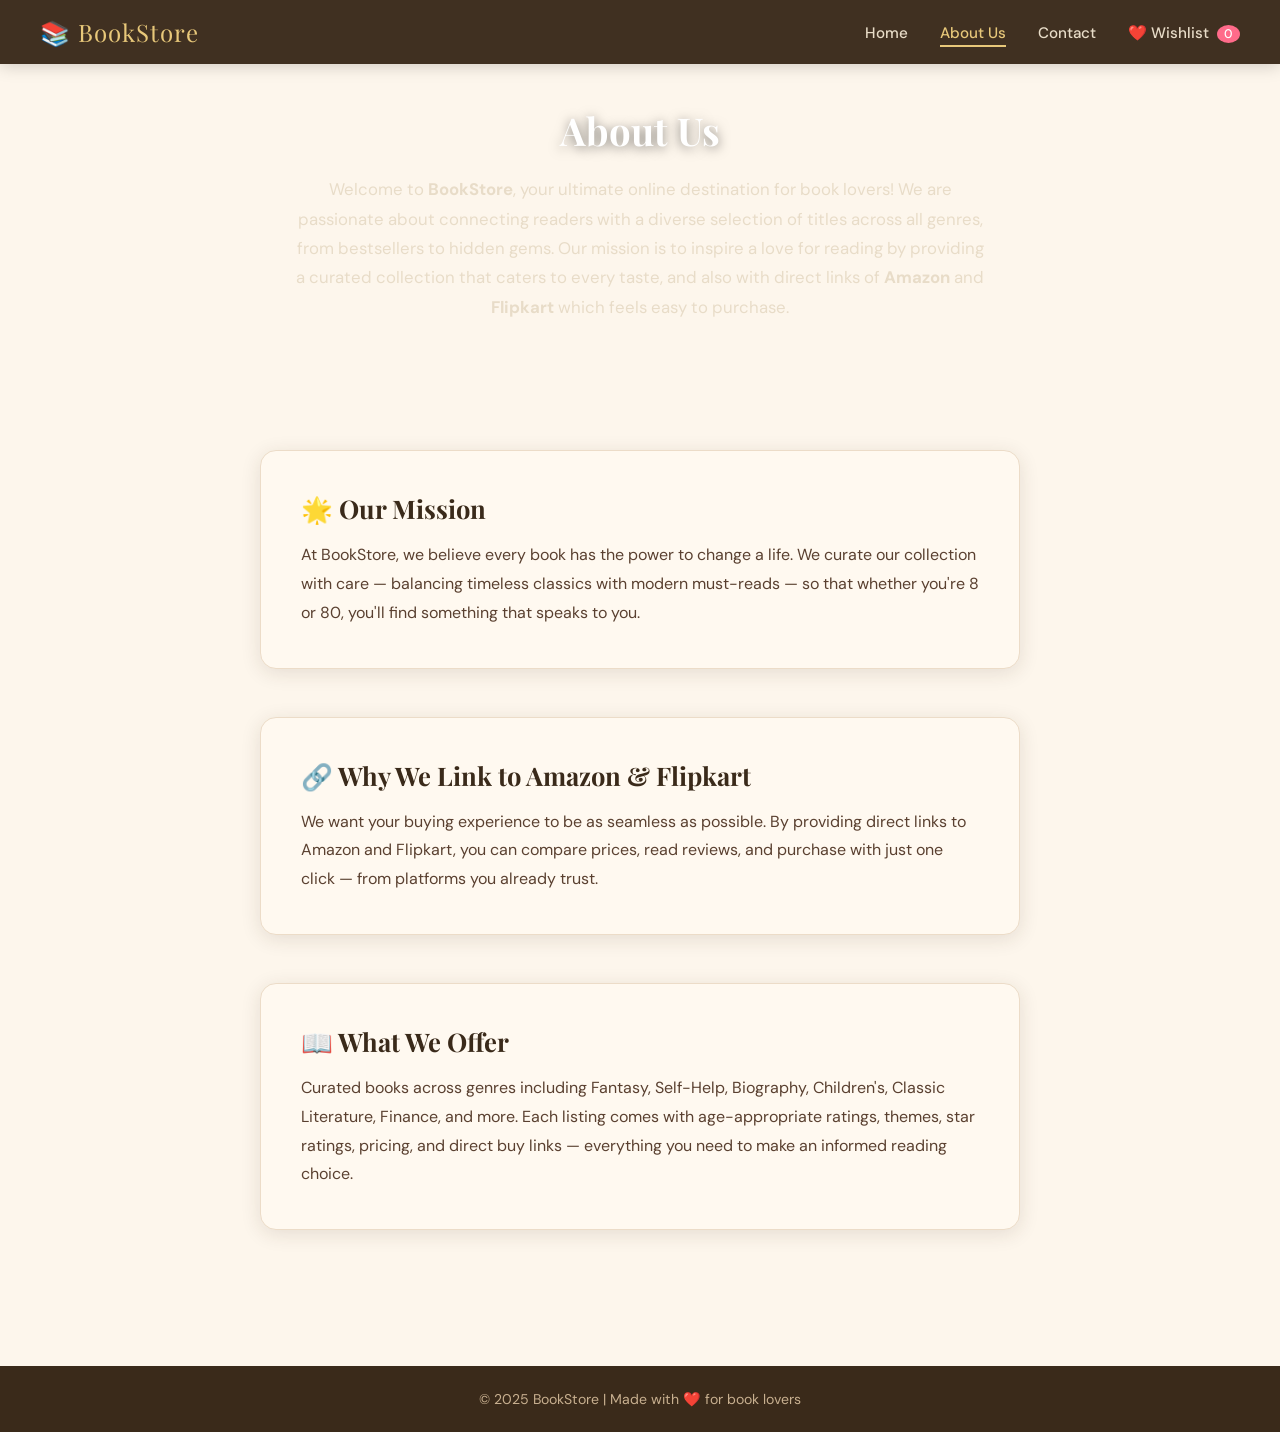
<file: about.html>
<!DOCTYPE html>
<html lang="en">
<head>
  <meta charset="UTF-8"/>
  <meta name="viewport" content="width=device-width, initial-scale=1.0"/>
  <title>BookStore – About Us</title>
  <link rel="stylesheet" href="style.css"/>
  <link href="https://fonts.googleapis.com/css2?family=Playfair+Display:wght@600;700&family=DM+Sans:wght@300;400;500&display=swap" rel="stylesheet"/>
</head>
<body>

<nav class="navbar">
  <div class="logo">📚 BookStore</div>
  <ul class="nav-links">
    <li><a href="index.html">Home</a></li>
    <li><a href="about.html" class="active">About Us</a></li>
    <li><a href="contact.html">Contact</a></li>
    <li><a href="wishlist.html">❤️ Wishlist <span id="wishlist-count">0</span></a></li>
  </ul>
</nav>

<section class="page-hero">
  <div class="page-hero-bg"></div>
  <div class="page-hero-content">
    <h1>About Us</h1>
    <p>
      Welcome to <strong>BookStore</strong>, your ultimate online destination for book lovers!
      We are passionate about connecting readers with a diverse selection of titles across all genres,
      from bestsellers to hidden gems. Our mission is to inspire a love for reading by providing a
      curated collection that caters to every taste, and also with direct links of
      <strong>Amazon</strong> and <strong>Flipkart</strong> which feels easy to purchase.
    </p>
  </div>
</section>

<div class="container">
  <div class="content-section">
    <h2>🌟 Our Mission</h2>
    <p>
      At BookStore, we believe every book has the power to change a life. We curate
      our collection with care — balancing timeless classics with modern must-reads —
      so that whether you're 8 or 80, you'll find something that speaks to you.
    </p>
  </div>

  <div class="content-section">
    <h2>🔗 Why We Link to Amazon & Flipkart</h2>
    <p>
      We want your buying experience to be as seamless as possible. By providing direct
      links to Amazon and Flipkart, you can compare prices, read reviews, and purchase
      with just one click — from platforms you already trust.
    </p>
  </div>

  <div class="content-section">
    <h2>📖 What We Offer</h2>
    <p>
      Curated books across genres including Fantasy, Self-Help, Biography, Children's,
      Classic Literature, Finance, and more. Each listing comes with age-appropriate
      ratings, themes, star ratings, pricing, and direct buy links — everything you need
      to make an informed reading choice.
    </p>
  </div>
</div>

<footer class="footer">
  <p>© 2025 BookStore | Made with ❤️ for book lovers</p>
</footer>

<script src="books.js"></script>
<script src="app.js"></script>
</body>
</html>
</file>
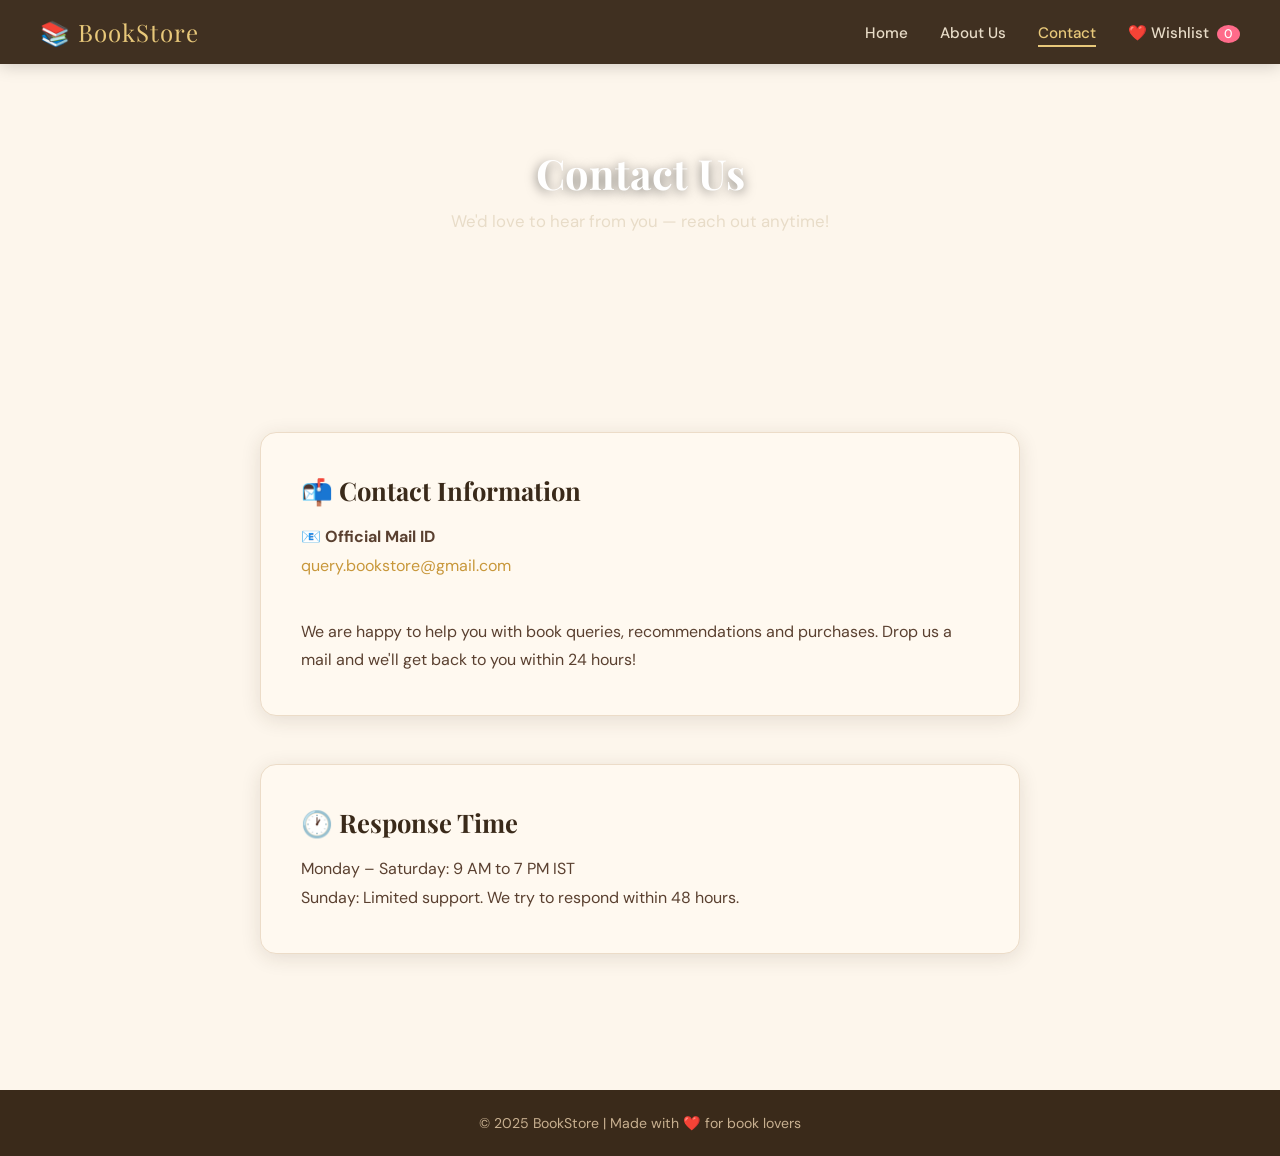
<file: contact.html>
<!DOCTYPE html>
<html lang="en">
<head>
  <meta charset="UTF-8"/>
  <meta name="viewport" content="width=device-width, initial-scale=1.0"/>
  <title>BookStore – Contact</title>
  <link rel="stylesheet" href="style.css"/>
  <link href="https://fonts.googleapis.com/css2?family=Playfair+Display:wght@600;700&family=DM+Sans:wght@300;400;500&display=swap" rel="stylesheet"/>
</head>
<body>

<nav class="navbar">
  <div class="logo">📚 BookStore</div>
  <ul class="nav-links">
    <li><a href="index.html">Home</a></li>
    <li><a href="about.html">About Us</a></li>
    <li><a href="contact.html" class="active">Contact</a></li>
    <li><a href="wishlist.html">❤️ Wishlist <span id="wishlist-count">0</span></a></li>
  </ul>
</nav>

<!-- Same blurred books background as homepage -->
<section class="hero" style="min-height:280px;">
  <div class="hero-bg"></div>
  <div class="hero-content">
    <h1>Contact Us</h1>
    <p>We'd love to hear from you — reach out anytime!</p>
  </div>
</section>

<div class="container">
  <div class="content-section">
    <h2>📬 Contact Information</h2>
    <div class="contact-info">
      <p>📧 <strong>Official Mail ID</strong><br/>
        <a href="mailto:query.bookstore@gmail.com">query.bookstore@gmail.com</a>
      </p>
      <br/>
      <p>
        We are happy to help you with book queries, recommendations and purchases.
        Drop us a mail and we'll get back to you within 24 hours!
      </p>
    </div>
  </div>

  <div class="content-section">
    <h2>🕐 Response Time</h2>
    <p>Monday – Saturday: 9 AM to 7 PM IST<br/>
    Sunday: Limited support. We try to respond within 48 hours.</p>
  </div>
</div>

<footer class="footer">
  <p>© 2025 BookStore | Made with ❤️ for book lovers</p>
</footer>

<script src="books.js"></script>
<script src="app.js"></script>
</body>
</html>
</file>
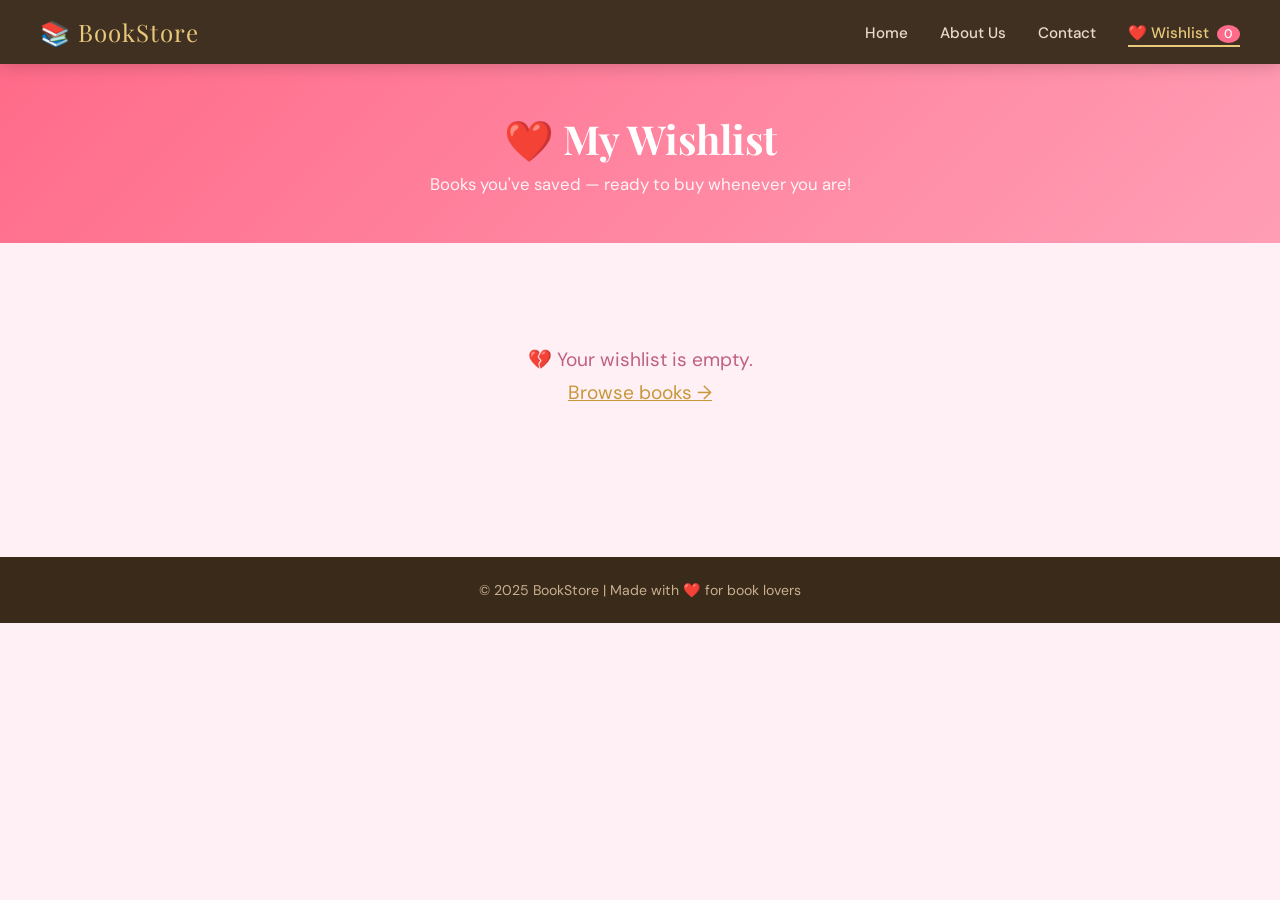
<file: wishlist.html>
<!DOCTYPE html>
<html lang="en">
<head>
  <meta charset="UTF-8"/>
  <meta name="viewport" content="width=device-width, initial-scale=1.0"/>
  <title>BookStore – My Wishlist</title>
  <link rel="stylesheet" href="style.css"/>
  <link href="https://fonts.googleapis.com/css2?family=Playfair+Display:wght@600;700&family=DM+Sans:wght@300;400;500&display=swap" rel="stylesheet"/>
</head>
<body class="wishlist-page">

<nav class="navbar">
  <div class="logo">📚 BookStore</div>
  <ul class="nav-links">
    <li><a href="index.html">Home</a></li>
    <li><a href="about.html">About Us</a></li>
    <li><a href="contact.html">Contact</a></li>
    <li><a href="wishlist.html" class="active">❤️ Wishlist <span id="wishlist-count">0</span></a></li>
  </ul>
</nav>

<div class="wishlist-hero">
  <h1>❤️ My Wishlist</h1>
  <p>Books you've saved — ready to buy whenever you are!</p>
</div>

<div class="container">
  <div id="emptyWishlist" style="display:none;">
    <p>💔 Your wishlist is empty.</p>
    <p style="margin-top:0.5rem;"><a href="index.html">Browse books →</a></p>
  </div>
  <div class="books-grid" id="wishlistGrid"></div>
</div>

<footer class="footer">
  <p>© 2025 BookStore | Made with ❤️ for book lovers</p>
</footer>

<script src="books.js"></script>
<script src="app.js"></script>
</body>
</html>
</file>
<file: style.css>
/* style.css – BookStore Styles */

/* ========== RESET & VARIABLES ========== */
*, *::before, *::after { box-sizing: border-box; margin: 0; padding: 0; }

:root {
  --cream: #fdf6ec;
  --brown-dark: #3a2a1a;
  --brown-mid: #7a5c3a;
  --gold: #c8973a;
  --gold-light: #e8c87a;
  --green: #2d6a4f;
  --amazon: #ff9900;
  --flipkart: #2874f0;
  --wish-pink: #ff6b8a;
  --card-bg: #fff9f0;
  --shadow: 0 4px 20px rgba(58,42,26,0.12);
  --radius: 16px;
}

body {
  font-family: 'DM Sans', sans-serif;
  background: var(--cream);
  color: var(--brown-dark);
  min-height: 100vh;
}

/* ========== NAVBAR ========== */
.navbar {
  position: sticky;
  top: 0;
  z-index: 100;
  display: flex;
  align-items: center;
  justify-content: space-between;
  padding: 0 2.5rem;
  height: 64px;
  background: rgba(58,42,26,0.97);
  backdrop-filter: blur(10px);
  box-shadow: 0 2px 16px rgba(0,0,0,0.18);
}

.logo {
  font-family: 'Playfair Display', serif;
  font-size: 1.5rem;
  color: var(--gold-light);
  letter-spacing: 1px;
}

.nav-links {
  list-style: none;
  display: flex;
  gap: 2rem;
}

.nav-links a {
  text-decoration: none;
  color: #e8dcc8;
  font-weight: 500;
  font-size: 0.95rem;
  transition: color 0.2s;
  padding-bottom: 2px;
  border-bottom: 2px solid transparent;
}

.nav-links a:hover,
.nav-links a.active {
  color: var(--gold-light);
  border-color: var(--gold-light);
}

#wishlist-count {
  background: var(--wish-pink);
  color: #fff;
  border-radius: 50%;
  padding: 1px 7px;
  font-size: 0.78rem;
  margin-left: 4px;
}

/* ========== HERO ========== */
.hero {
  position: relative;
  min-height: 340px;
  display: flex;
  align-items: center;
  justify-content: center;
  overflow: hidden;
}

.hero-bg {
  position: absolute;
  inset: 0;
  background:
    url('https://images.unsplash.com/photo-1507842217343-583bb7270b66?w=1400&q=80') center/cover no-repeat;
  filter: blur(4px) brightness(0.38);
  transform: scale(1.06);
}

.hero-content {
  position: relative;
  z-index: 1;
  text-align: center;
  padding: 3rem 2rem;
  max-width: 700px;
}

.hero-content h1 {
  font-family: 'Playfair Display', serif;
  font-size: 2.6rem;
  color: #fff;
  line-height: 1.2;
  margin-bottom: 0.75rem;
  text-shadow: 0 2px 12px rgba(0,0,0,0.5);
}

.hero-content p {
  color: #e8dcc8;
  font-size: 1.05rem;
  margin-bottom: 1.8rem;
}

/* ========== SEARCH ========== */
.search-bar {
  display: flex;
  gap: 0;
  border-radius: 50px;
  overflow: hidden;
  box-shadow: 0 4px 24px rgba(0,0,0,0.3);
  max-width: 560px;
  margin: 0 auto;
}

.search-bar input {
  flex: 1;
  padding: 0.85rem 1.4rem;
  border: none;
  outline: none;
  font-size: 0.97rem;
  font-family: 'DM Sans', sans-serif;
  background: #fff;
  color: var(--brown-dark);
}

.search-bar button {
  padding: 0.85rem 1.5rem;
  background: var(--gold);
  color: #fff;
  border: none;
  cursor: pointer;
  font-size: 0.97rem;
  font-weight: 600;
  transition: background 0.2s;
}

.search-bar button:hover { background: var(--brown-mid); }

/* ========== CONTAINER ========== */
.container {
  max-width: 1280px;
  margin: 0 auto;
  padding: 2.5rem 1.5rem;
}

.section-title {
  font-family: 'Playfair Display', serif;
  font-size: 2rem;
  color: var(--brown-dark);
  margin-bottom: 2rem;
  text-align: center;
}

/* ========== BOOKS GRID ========== */
.books-grid {
  display: grid;
  grid-template-columns: repeat(auto-fill, minmax(220px, 1fr));
  gap: 1.8rem;
}

/* ========== BOOK CARD ========== */
.book-card {
  background: var(--card-bg);
  border-radius: var(--radius);
  box-shadow: var(--shadow);
  overflow: hidden;
  transition: transform 0.22s, box-shadow 0.22s;
  display: flex;
  flex-direction: column;
  border: 1px solid #ecdcc8;
}

.book-card:hover {
  transform: translateY(-6px);
  box-shadow: 0 12px 36px rgba(58,42,26,0.18);
}

.card-cover {
  width: 100%;
  height: 220px;
  background: #e8d8c0;
  display: flex;
  align-items: center;
  justify-content: center;
  overflow: hidden;
}

.card-cover img {
  width: 100%;
  height: 100%;
  object-fit: cover;
  transition: transform 0.3s;
}

.book-card:hover .card-cover img { transform: scale(1.04); }

.card-body {
  padding: 1rem 1.1rem 1.2rem;
  display: flex;
  flex-direction: column;
  flex: 1;
  gap: 0.45rem;
}

.book-title {
  font-family: 'Playfair Display', serif;
  font-size: 1.02rem;
  color: var(--brown-dark);
  line-height: 1.35;
}

.book-author {
  font-size: 0.82rem;
  color: var(--brown-mid);
}

.book-meta {
  display: flex;
  flex-wrap: wrap;
  gap: 0.4rem;
  margin-top: 0.2rem;
}

.tag {
  font-size: 0.74rem;
  padding: 3px 9px;
  border-radius: 30px;
  font-weight: 500;
}

.theme-tag { background: #f0e6d2; color: var(--brown-mid); }
.age-tag   { background: #d4edda; color: var(--green); }

.book-rating {
  font-size: 0.88rem;
  color: var(--brown-dark);
  margin-top: 0.1rem;
}

.stars { color: var(--gold); }
.rating-num { color: var(--brown-mid); }

.book-price {
  font-size: 1.1rem;
  font-weight: 700;
  color: var(--green);
}

.card-actions {
  display: flex;
  gap: 0.5rem;
  margin-top: 0.5rem;
}

.btn {
  flex: 1;
  text-align: center;
  padding: 0.48rem 0.4rem;
  border-radius: 8px;
  text-decoration: none;
  font-size: 0.8rem;
  font-weight: 600;
  transition: opacity 0.2s, transform 0.15s;
}

.btn:hover { opacity: 0.88; transform: scale(0.97); }

.btn-amazon  { background: var(--amazon);  color: #fff; }
.btn-flipkart { background: var(--flipkart); color: #fff; }

.wishlist-btn {
  width: 100%;
  margin-top: 0.5rem;
  padding: 0.5rem;
  border: 2px solid var(--wish-pink);
  background: transparent;
  color: var(--wish-pink);
  border-radius: 8px;
  cursor: pointer;
  font-size: 0.85rem;
  font-weight: 600;
  transition: all 0.2s;
  font-family: 'DM Sans', sans-serif;
}

.wishlist-btn.wished {
  background: var(--wish-pink);
  color: #fff;
}

.wishlist-btn:hover { opacity: 0.82; }

.wishlist-btn.unlike {
  border-color: #c0392b;
  color: #c0392b;
}

/* ========== ABOUT & CONTACT PAGES ========== */
.page-hero {
  position: relative;
  min-height: 280px;
  display: flex;
  align-items: center;
  justify-content: center;
}

.page-hero-bg {
  position: absolute;
  inset: 0;
  background: url('https://images.unsplash.com/photo-1481627834876-b7833e8f5570?w=1400&q=80') center/cover no-repeat;
  filter: blur(5px) brightness(0.32);
  transform: scale(1.06);
}

.page-hero-content {
  position: relative;
  z-index: 1;
  text-align: center;
  color: #fff;
  padding: 2.5rem 2rem;
  max-width: 760px;
}

.page-hero-content h1 {
  font-family: 'Playfair Display', serif;
  font-size: 2.4rem;
  margin-bottom: 1.2rem;
  text-shadow: 0 2px 12px rgba(0,0,0,0.5);
}

.page-hero-content p {
  font-size: 1.05rem;
  line-height: 1.75;
  color: #e8dcc8;
}

/* ========== CONTENT SECTION ========== */
.content-section {
  max-width: 760px;
  margin: 3rem auto;
  padding: 2.5rem;
  background: var(--card-bg);
  border-radius: var(--radius);
  box-shadow: var(--shadow);
  border: 1px solid #ecdcc8;
}

.content-section h2 {
  font-family: 'Playfair Display', serif;
  font-size: 1.6rem;
  margin-bottom: 1rem;
  color: var(--brown-dark);
}

.content-section p {
  line-height: 1.8;
  color: #5a4030;
  font-size: 1rem;
}

.contact-info { font-size: 1.05rem; line-height: 2.2; color: #4a3020; }
.contact-info a { color: var(--gold); text-decoration: none; }

/* ========== WISHLIST PAGE ========== */
.wishlist-page {
  background: #fff0f5;
  min-height: 100vh;
}

.wishlist-hero {
  background: linear-gradient(135deg, #ff6b8a 0%, #ff9eb5 100%);
  padding: 3rem 2rem;
  text-align: center;
  color: #fff;
}

.wishlist-hero h1 {
  font-family: 'Playfair Display', serif;
  font-size: 2.5rem;
  margin-bottom: 0.5rem;
}

.wishlist-hero p { font-size: 1.05rem; opacity: 0.9; }

#emptyWishlist {
  text-align: center;
  margin: 4rem auto;
  color: #c06080;
  font-size: 1.2rem;
}

#emptyWishlist a {
  color: var(--gold);
  text-decoration: underline;
}

/* ========== FOOTER ========== */
.footer {
  text-align: center;
  padding: 1.5rem;
  background: var(--brown-dark);
  color: #c8b090;
  font-size: 0.88rem;
  margin-top: 3rem;
}

/* ========== RESPONSIVE ========== */
@media (max-width: 640px) {
  .navbar { padding: 0 1rem; }
  .nav-links { gap: 1rem; }
  .hero-content h1 { font-size: 1.7rem; }
  .books-grid { grid-template-columns: repeat(auto-fill, minmax(160px, 1fr)); gap: 1rem; }
  .card-cover { height: 170px; }
}
</file>
